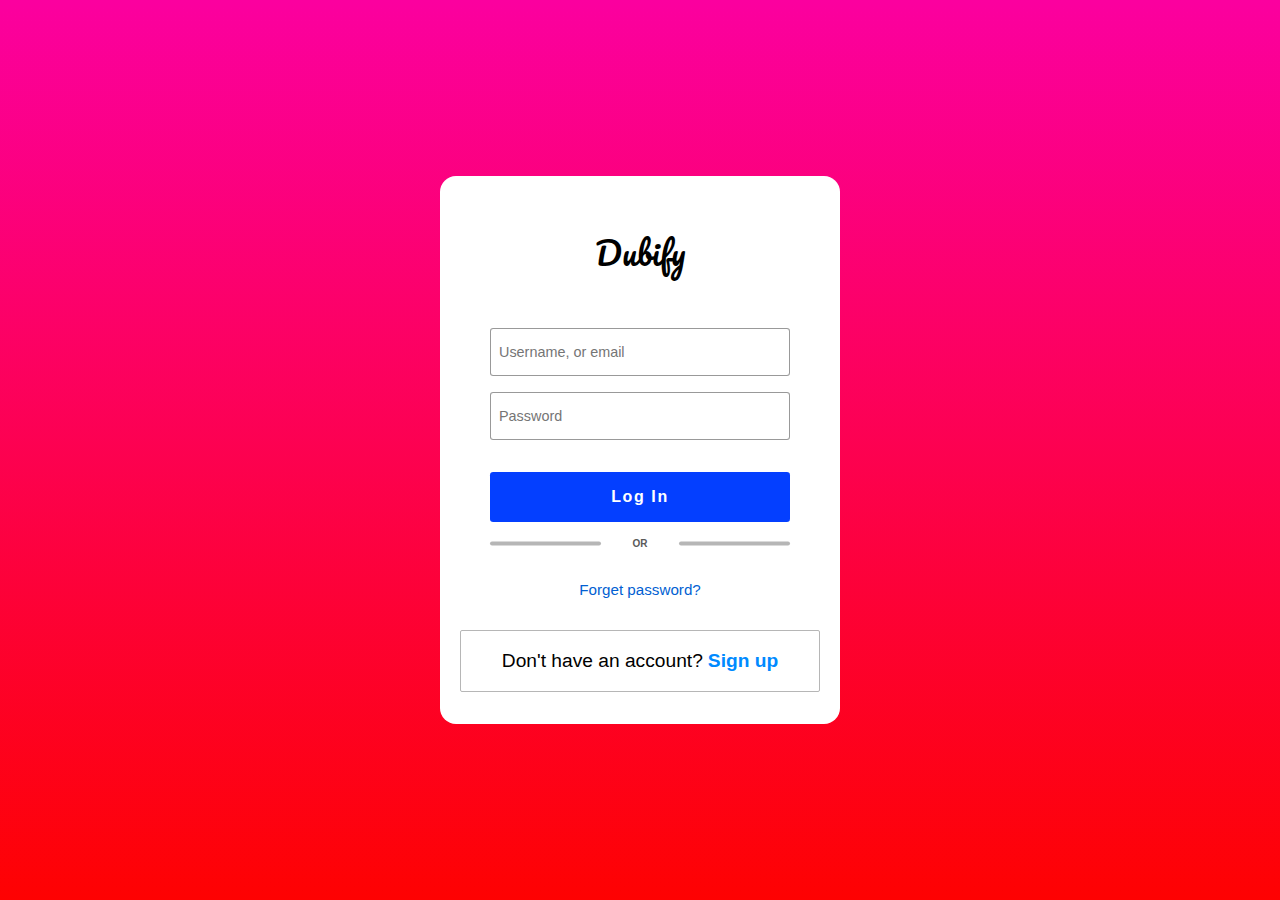
<file: pages/index.html>
<!DOCTYPE html>
<html>

<head>
    <title>Login</title>
    <link rel="stylesheet" type="text/css" href="./style.css">
    <link rel="stylesheet" href="https://cdnjs.cloudflare.com/ajax/libs/font-awesome/5.12.1/css/all.min.css">
    <link href="https://fonts.googleapis.com/css2?family=Pacifico&display=swap" rel="stylesheet">
</head>

<body>

    <div class="container">
        <div class="page">
            <div class="title">dubify</div>
            <form>
                <input type="text" placeholder="Username, or email">
                <input type="password" placeholder="Password">
                <button>Log in</button>
                <div class="option">OR</div>
            </form>
            <div class="forgetPassword">
                <a href="#">Forget password?</a>
            </div>
            <div class="signup">
                <p>Don't have an account?<a href="#">Sign up</a></p>
            </div>
        </div>
    </div>

</body>

</html>
</file>
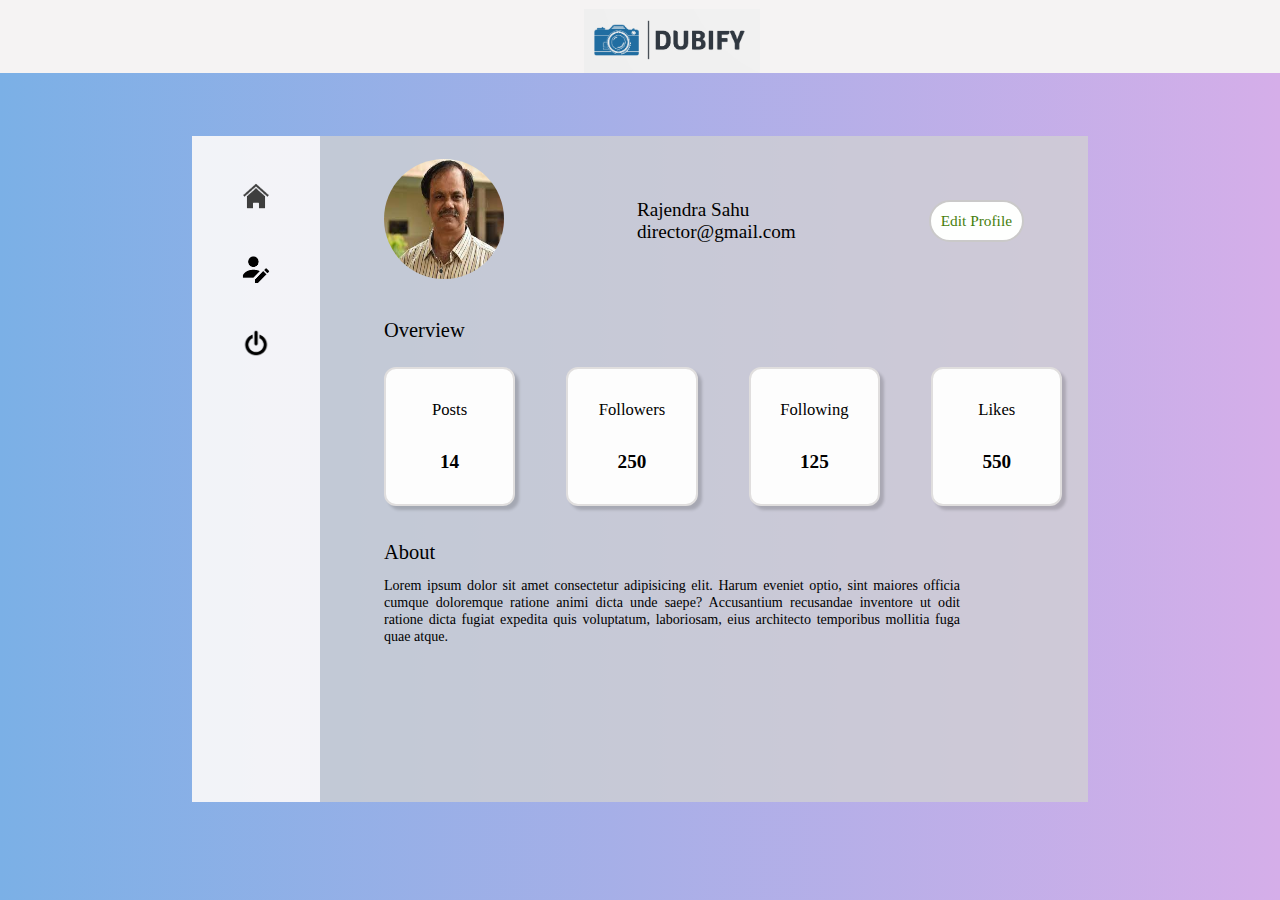
<file: profile/index.html>
<!DOCTYPE html>
<html lang="en">

<head>
    <meta charset="UTF-8">
    <meta http-equiv="X-UA-Compatible" content="IE=edge">
    <meta name="viewport" content="width=device-width, initial-scale=1.0">
    <link rel="stylesheet" href="style.css">
    <title>Dubify | Profile</title>
</head>

<body>
    <nav>
        <img src="./assets/logo.PNG" alt="">
    </nav>
    <main>
        <div class="left-container">
            <div class="home"><img src="./assets/home.png" alt="Home"></div>
            <div class="edit"><img src="./assets/edit.png" alt="Edit"></div>
            <div class="logout"><img src="./assets/logout.png" alt="Logout"></div>

        </div>
        <div class="right-container">
            <div class="profile-container">
                <div class="profile-pic"><img src="./assets/profile-pic.jpg" alt=""></div>
                <div class="description">
                    <div class="name">Rajendra Sahu</div>
                    <div class="email">director@gmail.com</div>
                </div>
                <div class="edit-button">
                    Edit Profile
                </div>
            </div>

            <div class="overview-container">
                <div class="overview-head">
                    Overview
                </div>
                <div class="overview-sections">
                    <div class="section">
                        <div class="section-head">Posts</div>
                        <div class="section-value">14</div>
                    </div>
                    <div class="section">
                        <div class="section-head">Followers</div>
                        <div class="section-value">250</div>
                    </div>
                    <div class="section">
                        <div class="section-head">Following</div>
                        <div class="section-value">125</div>
                    </div>
                    <div class="section">
                        <div class="section-head">Likes</div>
                        <div class="section-value">550</div>
                    </div>
                </div>
            </div>

            <div class="about-container">
                <div class="about-head">About</div>
                <div class="about-body">
                    Lorem ipsum dolor sit amet consectetur adipisicing elit. Harum eveniet optio, sint maiores officia
                    cumque doloremque ratione animi dicta unde saepe? Accusantium recusandae inventore ut odit ratione
                    dicta
                    fugiat expedita quis voluptatum, laboriosam, eius architecto temporibus mollitia fuga quae atque.
                </div>
            </div>

        </div>
    </main>
</body>

</html>
</file>
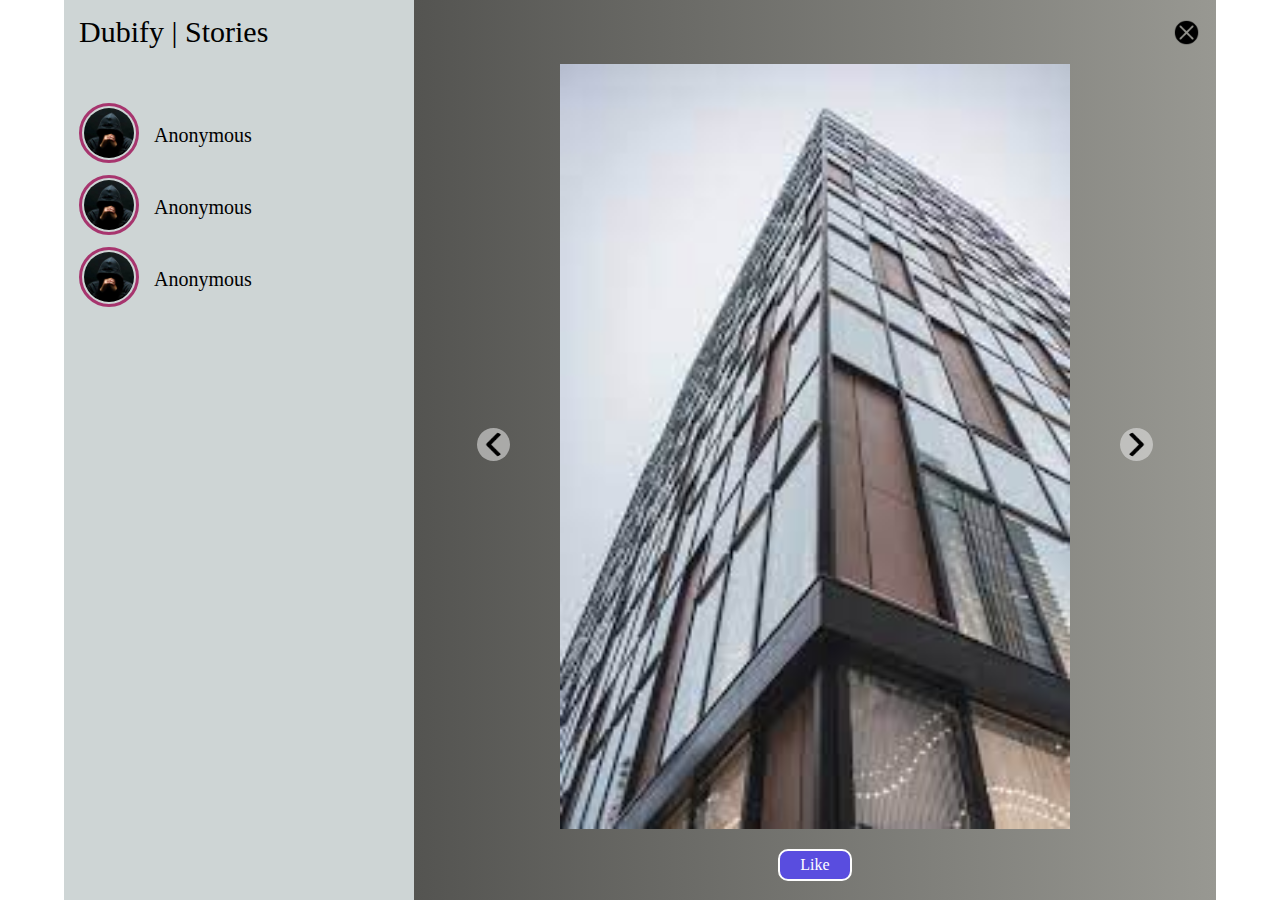
<file: story/index.html>
<!DOCTYPE html>
<html lang="en">

<head>
    <meta charset="UTF-8">
    <meta http-equiv="X-UA-Compatible" content="IE=edge">
    <meta name="viewport" content="width=device-width, initial-scale=1.0">
    <link rel="stylesheet" href="style.css">
    <title>Stories</title>
</head>

<body>
    <main>
        <div class="left-container">
            <div class="logo">Dubify | Stories</div>
            <div class="stories-list">
                <div class="story-item">
                    <div class="user-profile"><img src="./profile.jpg" alt=""></div>
                    <div class="user-name">Anonymous</div>
                </div>
                <div class="story-item">
                    <div class="user-profile"><img src="./profile.jpg" alt=""></div>
                    <div class="user-name">Anonymous</div>
                </div>
                <div class="story-item">
                    <div class="user-profile"><img src="./profile.jpg" alt=""></div>
                    <div class="user-name">Anonymous</div>
                </div>
            </div>


        </div>

        <div class="right-container">
            <div class="close-button"><img src="./cross.png" alt="" class="close"></div>
            <div class="story-container">
                <div class="toggle"><img src="./left-arrow.png" alt="" class="next"></div>
                <img src="./download.jpg" alt="">
                <div class="toggle"><img src="./right-arrow.png" alt="" class="prev"></div>
            </div>
            <div class="like-button">Like</div>
        </div>

    </main>
    <script src="./index.js"></script>
</body>

</html>
</file>
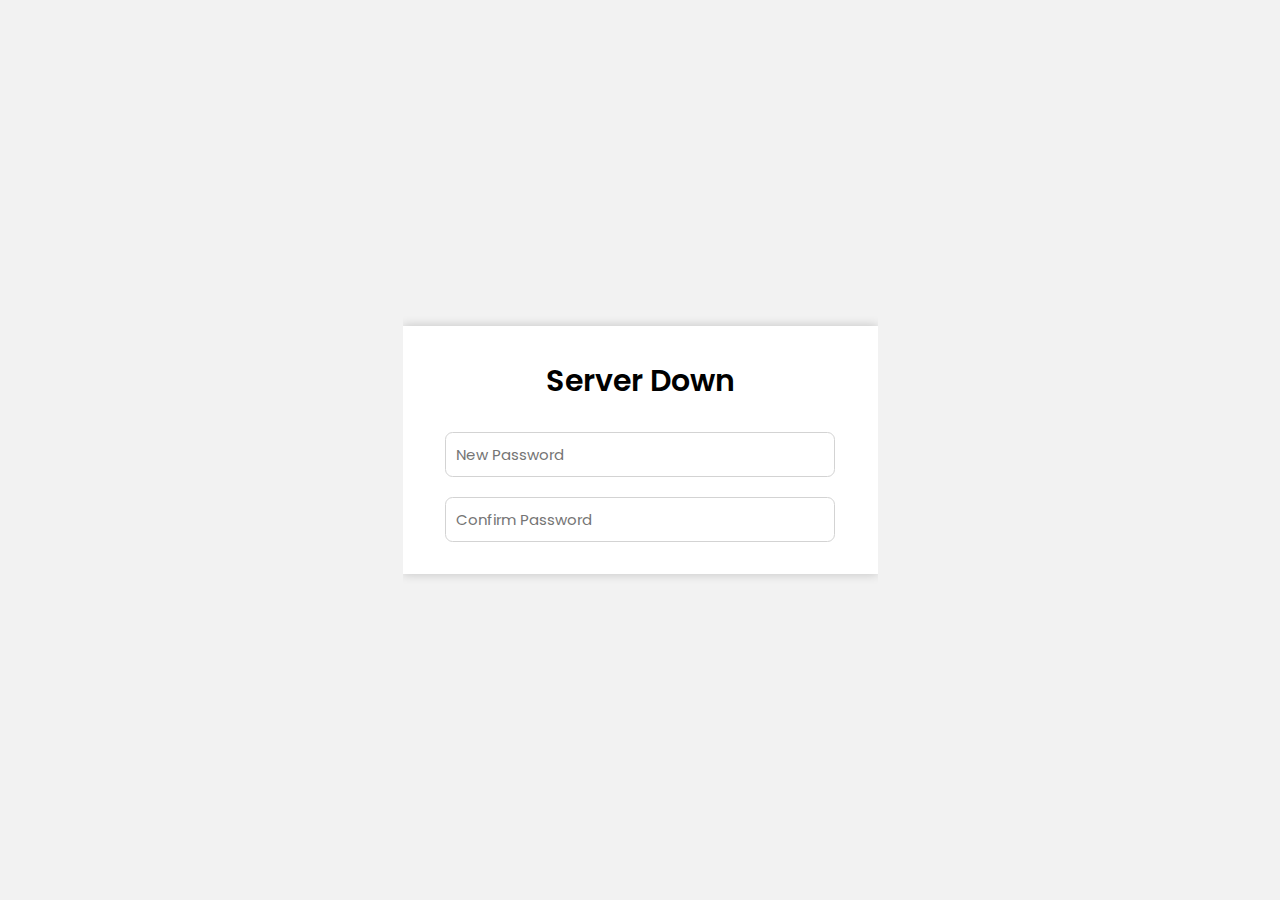
<file: pages/changePassword/index.html>
<!DOCTYPE html>
<html lang="en">

<head>
    <meta charset="UTF-8">
    <meta http-equiv="X-UA-Compatible" content="IE=edge">
    <meta name="viewport" content="width=device-width, initial-scale=1.0">
    <link rel="stylesheet" href="https://cdnjs.cloudflare.com/ajax/libs/font-awesome/5.15.3/css/all.min.css" integrity="sha512-iBBXm8fW90+nuLcSKlbmrPcLa0OT92xO1BIsZ+ywDWZCvqsWgccV3gFoRBv0z+8dLJgyAHIhR35VZc2oM/gI1w==" crossorigin="anonymous" referrerpolicy="no-referrer"
    />
    <link rel="stylesheet" href="style.css">
    <title>Update Password</title>
</head>

<body>

    <div class="container">
        <div class="heading">Reset Password</div>
        <div class="form">
            <div class="field">
                <div class="newPassword-field">
                    <input class="newPassword" type="password" placeholder="New Password" onkeyup="check()">
                    <div class="icon">
                        <span class="newPassword-icon1 fas fa-exclamation"></span>
                        <span class="newPassword-icon2 fas fa-check"></span>
                    </div>
                </div>
                <div class="newPassword-error">Atleast 8 Characters Including Uppercase, Lowercase, Numbers And Symbols</div>
                <div class="confirmPassword-field">
                    <input class="confirmPassword" type="password" placeholder="Confirm Password" onkeyup="check3()">
                    <div class="icon">
                        <span class="confirmPassword-icon1 fas fa-exclamation"></span>
                        <span class="confirmPassword-icon2 fas fa-check"></span>
                    </div>
                </div>
                <div class="confirmPassword-error">Confirm Password And New Password Should Match</div>
            </div>
            <div class="btn">Reset</div>
        </div>
    </div>
    <script src="./script.js"></script>
</body>

</html>
</file>
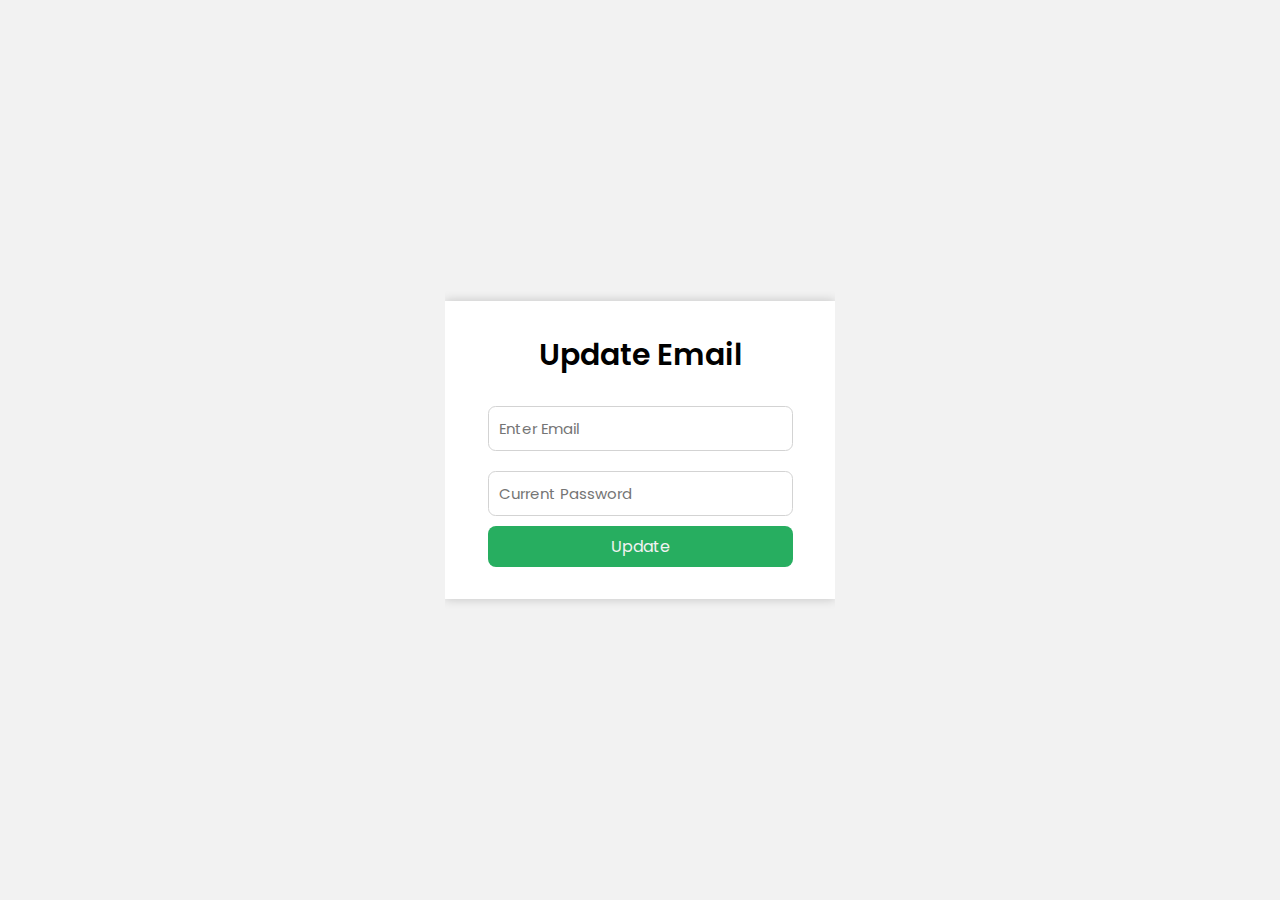
<file: pages/EditEmail/index.html>
<!DOCTYPE html>
<html lang="en">

<head>
    <meta charset="UTF-8">
    <meta http-equiv="X-UA-Compatible" content="IE=edge">
    <meta name="viewport" content="width=device-width, initial-scale=1.0">
    <link rel="stylesheet" href="https://cdnjs.cloudflare.com/ajax/libs/font-awesome/5.15.3/css/all.min.css" integrity="sha512-iBBXm8fW90+nuLcSKlbmrPcLa0OT92xO1BIsZ+ywDWZCvqsWgccV3gFoRBv0z+8dLJgyAHIhR35VZc2oM/gI1w==" crossorigin="anonymous" referrerpolicy="no-referrer"
    />
    <link rel="stylesheet" href="style.css">
    <title>Edit Email</title>
</head>

<body>

    <div class="container">
        <div class="heading">Update Email</div>
        <div class="form">
            <div class="field">
                <div class="email-field">
                    <input class="email" type="text" placeholder="Enter Email" onkeyup="check()">
                    <div class="icon">
                        <span class="email-icon1 fas fa-exclamation"></span>
                        <span class="email-icon2 fas fa-check"></span>
                    </div>
                </div>
                <div class="email-error">Please Enter Valid Email</div>
                <div class="email-exists password-error">Email Already Registered</div>
                <div class="password-field">
                    <input type="password" placeholder="Current Password" class="password" onkeyup="check2()">
                    <div class="icon">
                        <span class="password-icon1 fas fa-exclamation"></span>
                        <span class="password-icon2 fas fa-check"></span>
                    </div>
                </div>
                <div class="password-error">Password Incorrect</div>
                <div class="error-text password-error">Enter Password</div>
            </div>
            <div class="btn">Update</div>
        </div>
    </div>
    <script src="./script.js"></script>
</body>

</html>
</file>
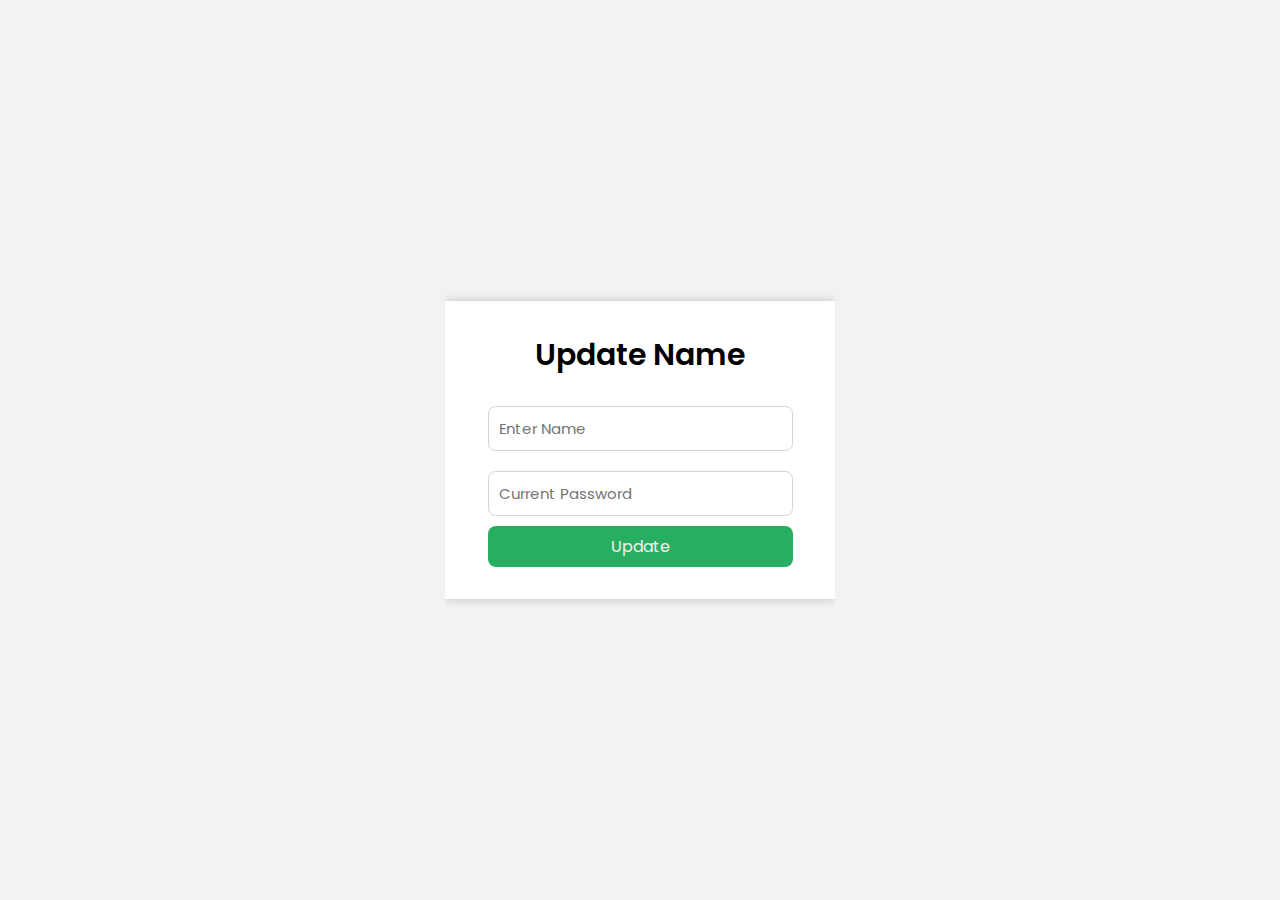
<file: pages/EditName/index.html>
<!DOCTYPE html>
<html lang="en">

<head>
    <meta charset="UTF-8">
    <meta http-equiv="X-UA-Compatible" content="IE=edge">
    <meta name="viewport" content="width=device-width, initial-scale=1.0">
    <link rel="stylesheet" href="https://cdnjs.cloudflare.com/ajax/libs/font-awesome/5.15.3/css/all.min.css" integrity="sha512-iBBXm8fW90+nuLcSKlbmrPcLa0OT92xO1BIsZ+ywDWZCvqsWgccV3gFoRBv0z+8dLJgyAHIhR35VZc2oM/gI1w==" crossorigin="anonymous" referrerpolicy="no-referrer"
    />
    <link rel="stylesheet" href="style.css">
    <title>Update Name</title>
</head>

<body>

    <div class="container">
        <div class="heading">Update Name</div>
        <div class="form">
            <div class="field">
                <div class="name-field">
                    <input class="name" type="text" placeholder="Enter Name" onkeyup="check()">
                    <div class="icon">
                        <span class="name-icon1 fas fa-exclamation"></span>
                        <span class="name-icon2 fas fa-check"></span>
                    </div>
                </div>
                <div class="name-error">Name Should At Max 20 Characters</div>
                <div class="password-field">
                    <input type="password" placeholder="Current Password" class="password" onkeyup="check2()">
                    <div class="icon">
                        <span class="password-icon1 fas fa-exclamation"></span>
                        <span class="password-icon2 fas fa-check"></span>
                    </div>
                </div>
                <div class="password-error">Password Incorrect</div>
                <div class="error-text password-error">Enter Password</div>
            </div>
            <div class="btn">Update</div>
        </div>
    </div>
    <script src="./script.js"></script>
</body>

</html>
</file>
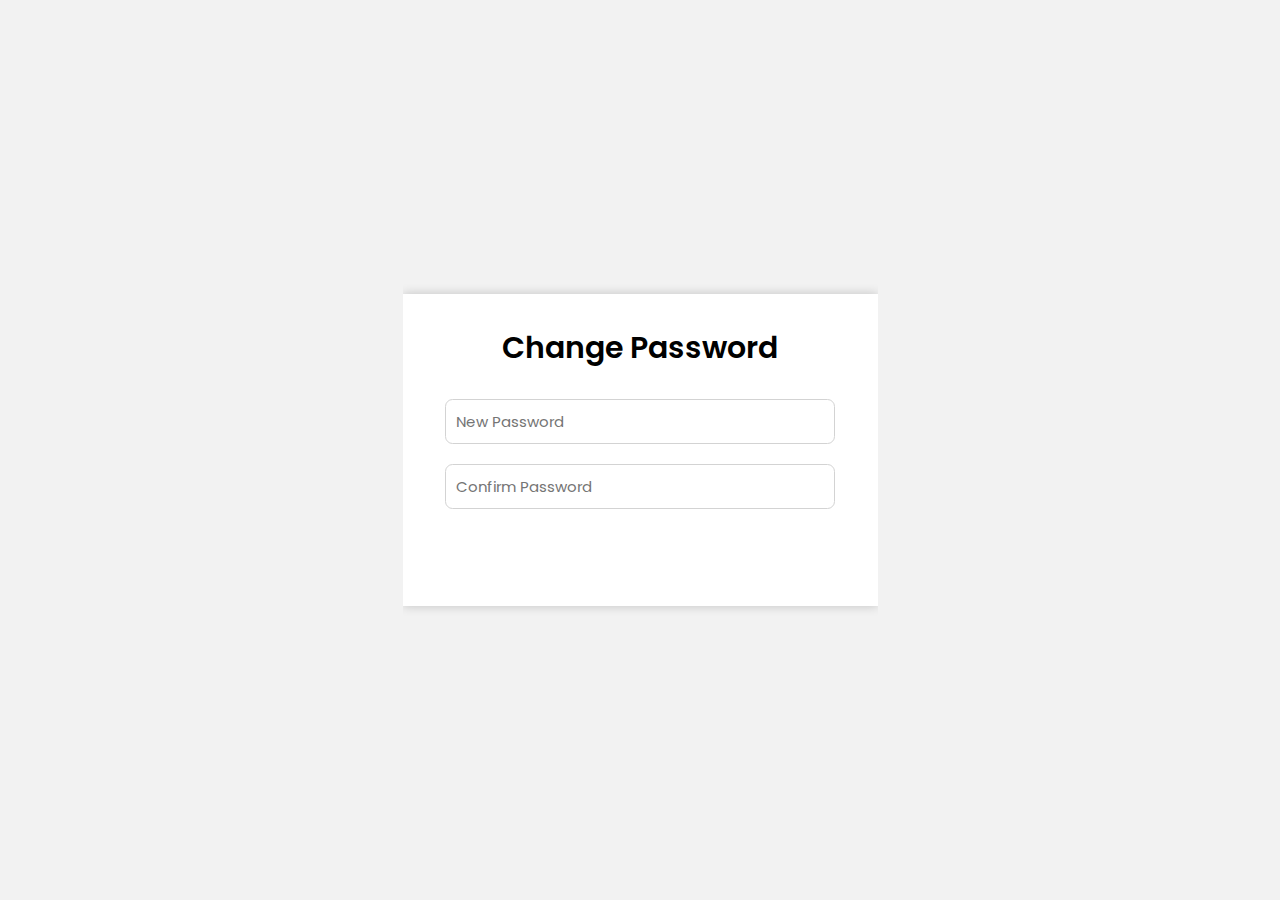
<file: pages/EditPassword/index.html>
<!DOCTYPE html>
<html lang="en">

<head>
    <meta charset="UTF-8">
    <meta http-equiv="X-UA-Compatible" content="IE=edge">
    <meta name="viewport" content="width=device-width, initial-scale=1.0">
    <link rel="stylesheet" href="https://cdnjs.cloudflare.com/ajax/libs/font-awesome/5.15.3/css/all.min.css" integrity="sha512-iBBXm8fW90+nuLcSKlbmrPcLa0OT92xO1BIsZ+ywDWZCvqsWgccV3gFoRBv0z+8dLJgyAHIhR35VZc2oM/gI1w==" crossorigin="anonymous" referrerpolicy="no-referrer"
    />
    <link rel="stylesheet" href="style.css">
    <title>Update Password</title>
</head>

<body>

    <div class="container">
        <div class="heading">Change Password</div>
        <div class="form">
            <div class="field">
                <div class="newPassword-field">
                    <input class="newPassword" type="password" placeholder="New Password" onkeyup="check()">
                    <div class="icon">
                        <span class="newPassword-icon1 fas fa-exclamation"></span>
                        <span class="newPassword-icon2 fas fa-check"></span>
                    </div>
                </div>
                <div class="newPassword-error">Atleast 8 Characters Including Uppercase, Lowercase, Numbers And Symbols</div>
                <div class="confirmPassword-field">
                    <input class="confirmPassword" type="password" placeholder="Confirm Password" onkeyup="check3()">
                    <div class="icon">
                        <span class="confirmPassword-icon1 fas fa-exclamation"></span>
                        <span class="confirmPassword-icon2 fas fa-check"></span>
                    </div>
                </div>
                <div class="confirmPassword-error">Confirm Password And New Password Should Match</div>
                <div class="password-field">
                    <input type="password" placeholder="Current Password" class="password" onkeyup="check2()">
                    <div class="icon">
                        <span class="password-icon1 fas fa-exclamation"></span>
                        <span class="password-icon2 fas fa-check"></span>
                    </div>
                </div>
                <div class="password-error">Password Incorrect</div>
                <div class="error-text password-error">Enter Password</div>
            </div>
            <div class="btn">Update</div>
        </div>
    </div>
    <script src="./script.js"></script>
</body>

</html>
</file>
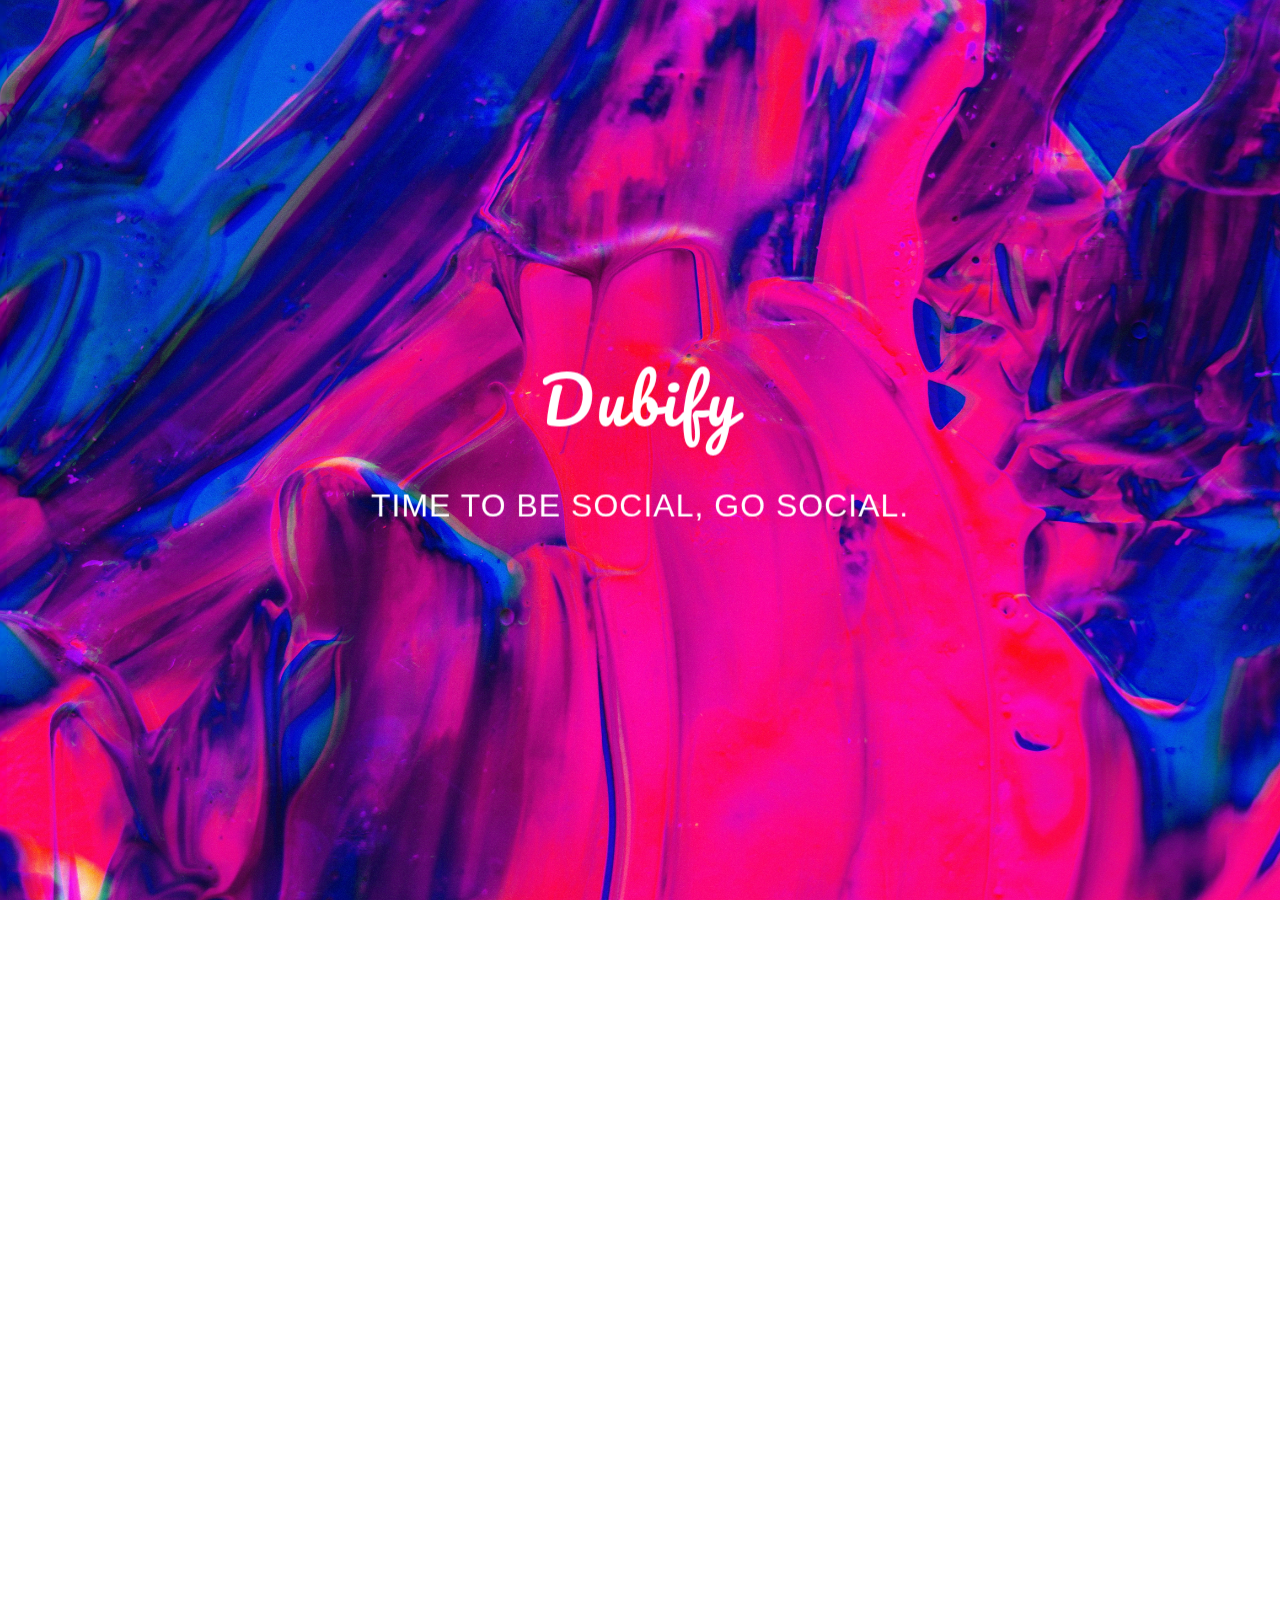
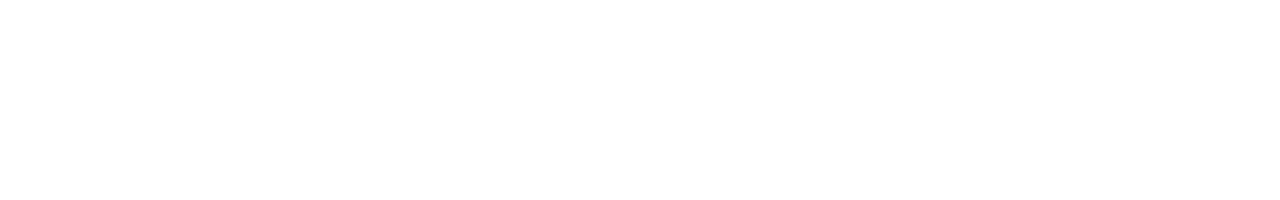
<file: pages/login/index.html>
<!DOCTYPE html>
<html lang="en">

<head>
    <meta charset="UTF-8" />
    <meta name="viewport" content="width=device-width, initial-scale=1.0" />
    <title>Landing Page</title>
    <link rel="stylesheet" href="style.css" />
    <link rel="stylesheet" href="https://cdnjs.cloudflare.com/ajax/libs/font-awesome/5.15.3/css/all.min.css" integrity="sha512-iBBXm8fW90+nuLcSKlbmrPcLa0OT92xO1BIsZ+ywDWZCvqsWgccV3gFoRBv0z+8dLJgyAHIhR35VZc2oM/gI1w==" crossorigin="anonymous" referrerpolicy="no-referrer"
    />

    <link href="https://fonts.googleapis.com/css2?family=Pacifico&display=swap" rel="stylesheet" />
</head>

<body>
    <header>
        <div class="heading">
            <h1>Dubify</h1>
            <p>Time to be Social, Go social.</p>
        </div>
    </header>

    <div class="container">
        <div class="page" id="login">
            <div class="title">dubify</div>
            <form>
                <div class="field">
                    <input type="text" placeholder="Username or email" class="email" onkeyup=check6() />
                    <div class="icon">
                        <span class="email-icon1 icon1 fas fa-exclamation"></span>
                        <span class="email-icon2 icon2 fas fa-check"></span>
                    </div>
                </div>
                <div class="error email-error">Invalid Email</div>
                <div class="field">
                    <input type="password" placeholder="Password" class="password" onkeyup=check6() />
                    <div class="icon">
                        <span class="password-icon1 icon1 fas fa-exclamation"></span>
                        <span class="password-icon2 icon2 fas fa-check"></span>
                    </div>
                </div>
                <div class="error password-error">Inavlid Password</div>
                <button class="login">Log in</button>
                <div class="option">OR</div>
            </form>
            <div class="forgetPassword">
                <a>Forget password?</a>
            </div>
            <div class="signup">
                <p>Don't have an account?<a class="toSignUp">Sign up</a></p>
            </div>
            <!-- <div id="particles-js"></div> -->
        </div>


        <div class="page" id="signup">
            <div class="title">dubify</div>
            <form>
                <div class="field">
                    <input type="text" placeholder="Username" class="username" onkeyup=check1() />
                    <div class="icon">
                        <span class="username-icon1 icon1 fas fa-exclamation"></span>
                        <span class="username-icon2 icon2 fas fa-check"></span>
                    </div>
                </div>
                <div class="error username-error">Username Should Have Atmost 10 Characters</div>

                <div class="field">
                    <input type="text" placeholder="Name" class="name" onkeyup=check2() />
                    <div class="icon">
                        <span class="name-icon1 icon1 fas fa-exclamation"></span>
                        <span class="name-icon2 icon2 fas fa-check"></span>
                    </div>
                </div>
                <div class="error name-error">Name Should Have Atmost 20 Characters</div>

                <div class="field">
                    <input type="text" placeholder="Email" class="signUpEmail" onkeyup=check3() />
                    <div class="icon">
                        <span class="signUpEmail-icon1 icon1 fas fa-exclamation"></span>
                        <span class="signUpEmail-icon2 icon2 fas fa-check"></span>
                    </div>
                </div>
                <div class="error signUpEmail-error">Invalid Email</div>

                <div class="field">
                    <input type="password" placeholder="Password" class="signUpPassword" onkeyup=check4() />
                    <div class="icon">
                        <span class="signUpPassword-icon1 icon1 fas fa-exclamation"></span>
                        <span class="signUpPassword-icon2 icon2 fas fa-check"></span>
                    </div>
                </div>
                <div class="error signUpPassword-error">Atleast 8 Characters Including Uppercase, Lowercase, Numbers And Symbols</div>


                <div class="field">
                    <input type="password" placeholder="Confirm Password" class="confirm-password" onkeyup=check5() />
                    <div class="icon">
                        <span class="confirm-password-icon1 icon1 fas fa-exclamation"></span>
                        <span class="confirm-password-icon2 icon2 fas fa-check"></span>
                    </div>
                </div>
                <div class="error confirm-password-error">Confirm Password And Password Should Match</div>
                <button class="register">Sign Up</button>
            </form>
            <div class="signup">
                <p>Already Have A Account?<a class="toLogin">Login</a></p>
            </div>
            <!-- <div id="particles-js"></div> -->
        </div>
    </div>
</body>
<!-- <script src="particles.js"></script> -->
<script src="https://smtpjs.com/v3/smtp.js"></script>
<script src="./index.js"></script>

</html>
</file>
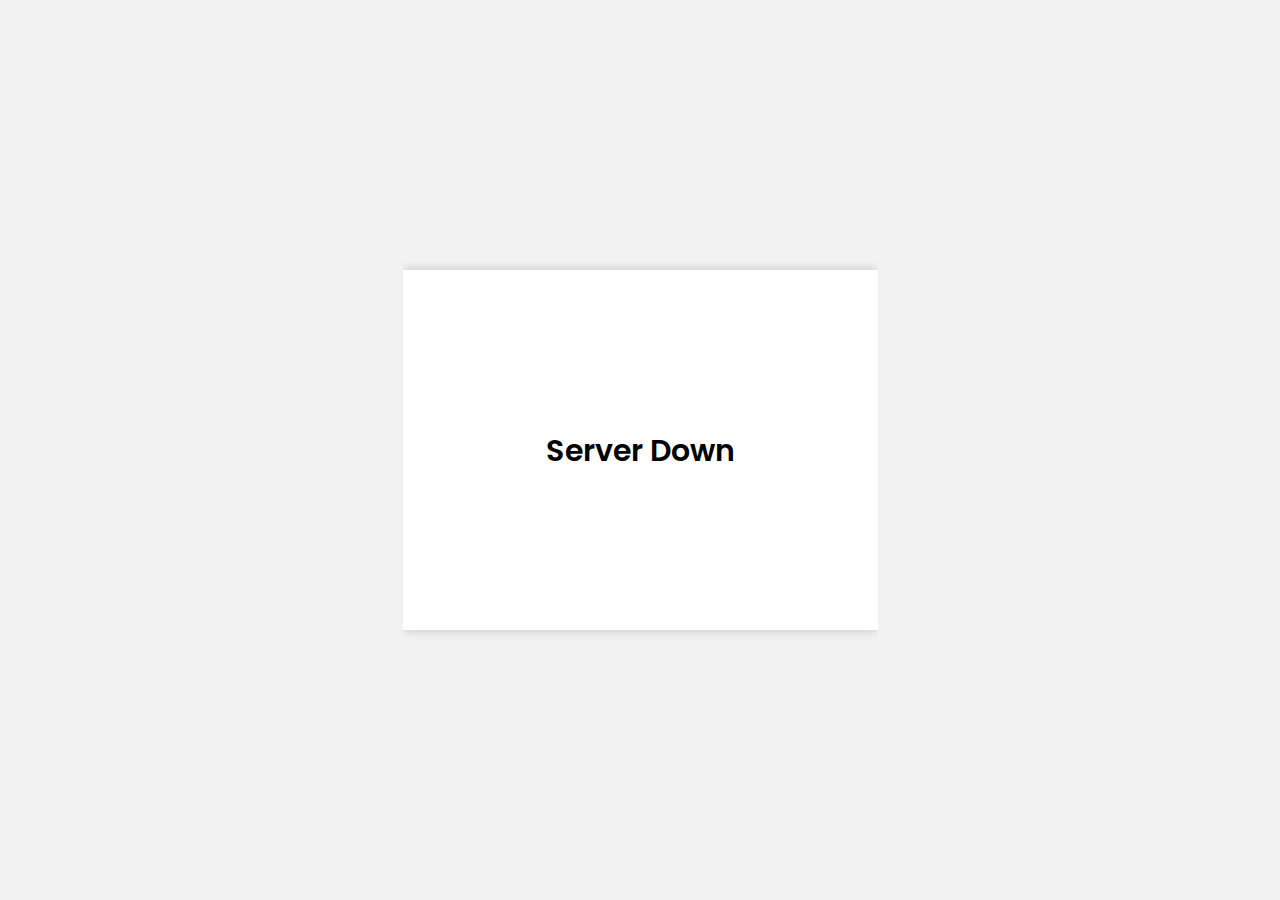
<file: pages/verifyEmail/index.html>
<!DOCTYPE html>
<html lang="en">

<head>
    <meta charset="UTF-8">
    <meta http-equiv="X-UA-Compatible" content="IE=edge">
    <meta name="viewport" content="width=device-width, initial-scale=1.0">
    <link rel="stylesheet" href="https://cdnjs.cloudflare.com/ajax/libs/font-awesome/5.15.3/css/all.min.css" integrity="sha512-iBBXm8fW90+nuLcSKlbmrPcLa0OT92xO1BIsZ+ywDWZCvqsWgccV3gFoRBv0z+8dLJgyAHIhR35VZc2oM/gI1w==" crossorigin="anonymous" referrerpolicy="no-referrer"
    />
    <link rel="stylesheet" href="style.css">
    <title>Verify Email</title>
</head>

<body>

    <div class="container">
        <div class="heading">Verifying Email ....</div>
    </div>
    <script src="./script.js"></script>
</body>

</html>
</file>
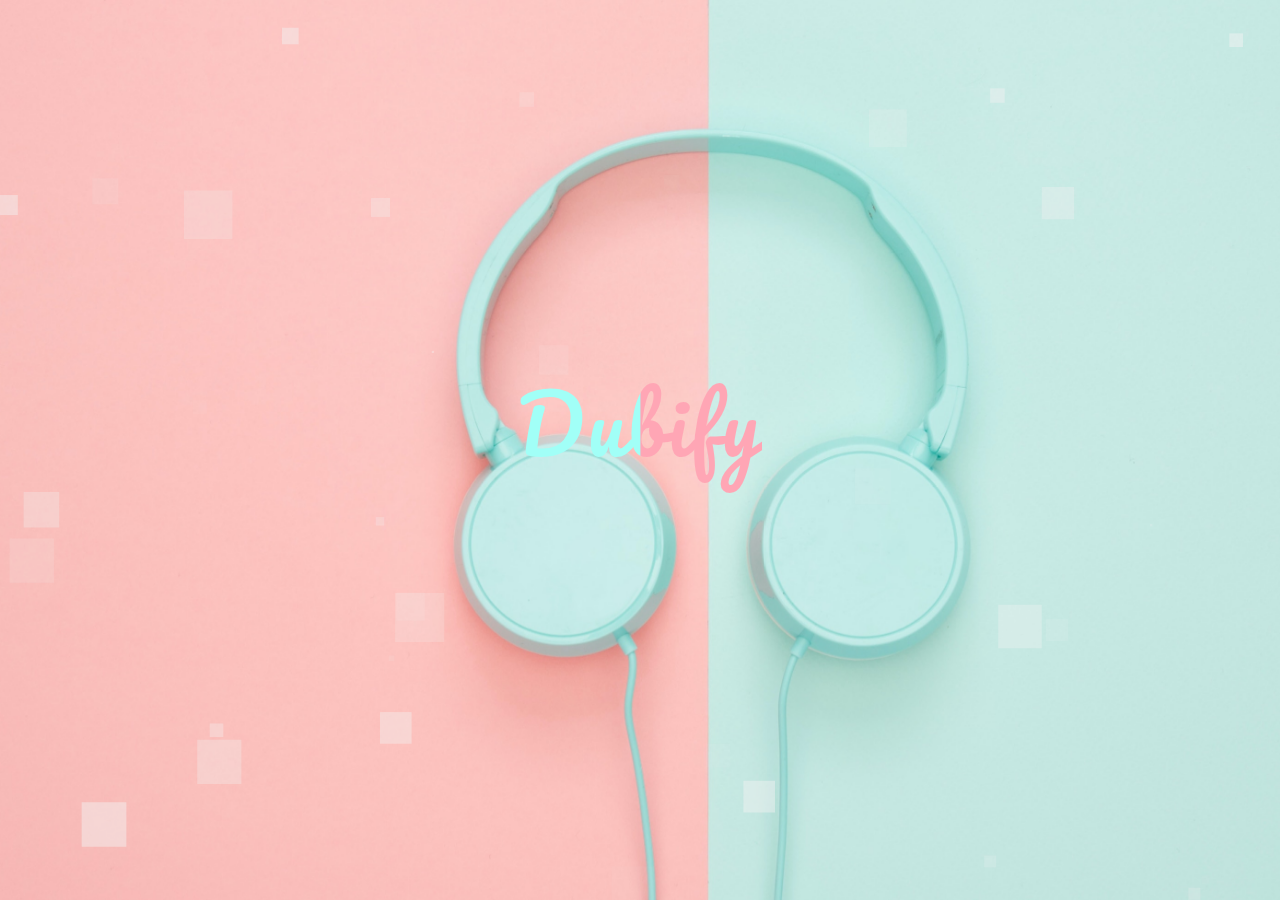
<file: loading/dashboard.html>
<!DOCTYPE html>
<html lang="en">
  <head>
    <meta charset="UTF-8" />
    <meta http-equiv="X-UA-Compatible" content="IE=edge" />
    <meta name="viewport" content="width=device-width, initial-scale=1.0" />
    <link rel="stylesheet" href="dashboard.css" />
    <link rel="preconnect" href="https://fonts.gstatic.com" />
    <link
      href="https://fonts.googleapis.com/css2?family=Pacifico&display=swap"
      rel="stylesheet"
    />
    <link rel="preconnect" href="https://fonts.gstatic.com" />
    <link
      href="https://fonts.googleapis.com/css2?family=Ubuntu&display=swap"
      rel="stylesheet"
    />
    <title>Dashboard</title>
  </head>
  <div class="master">
    <body>
      <header>
        <h1 style="font-family: 'Pacifico', cursive">Dubify</h1>
      </header>
      <div id="particles-js"></div>
    </body>
  </div>
  <script src="particles.js"></script>
  <script src="./dashboard.js"></script>
</html>
</file>
<file: pages/style.css>
* {
    margin: 0;
    padding: 0;
    box-sizing: border-box;
}

body {
    display: flex;
    min-height: 100vh;
    align-items: center;
    justify-content: center;
    font-size: 62.5%;
    background: linear-gradient(#fb009f, #fe0202);
    font-family: sans-serif;
}

.container {
    text-align: center;
}

.page {
    width: 25rem;
    background: #fff;
    border-radius: 1rem;
    padding-bottom: 2rem;
}

.title {
    padding: 3rem 0;
    text-transform: capitalize;
    font-size: 2rem;
    font-family: "Pacifico", cursive;
}

form {
    width: 75%;
    display: flex;
    flex-direction: column;
    position: relative;
    left: 50%;
    transform: translateX(-50%);
}

form input {
    margin-bottom: 1rem;
    border: 0.1em solid rgba(0, 0, 0, 0.4);
    border-radius: 0.2rem;
    outline: none;
}

form input:focus {
    border: 0.1em solid rgba(0, 0, 0, 0.7);
    background: #efefef;
}

input[type="text"],
input[type="password"] {
    padding-left: 0.5rem;
    position: relative;
    height: 3rem;
    font-size: 1rem;
}

input::placeholder {
    font-weight: normal;
    font-size: 0.9rem;
    transition: 0.3s ease;
}

input:focus::placeholder {
    position: absolute;
    font-size: 0.7rem;
    transform: translateY(-0.03rem);
}

form button {
    border: none;
    background: #043fff;
    font-size: 1rem;
    padding: 1rem 0;
    margin-top: 1rem;
    color: #fff;
    border-radius: 0.2em;
    font-weight: bold;
    text-transform: capitalize;
    letter-spacing: 0.1em;
    outline: none;
    cursor: pointer;
}

form button:active {
    background: #2c58fe;
    transform: scale(0.995);
}

form .option {
    color: #5a5a5a;
    margin: 1rem 0;
    font-weight: bold;
    position: relative;
}

form .option:before {
    position: absolute;
    content: "";
    width: 37%;
    height: 0.2rem;
    background: #b6b6b6;
    left: 0;
    top: 50%;
    transform: translateY(-50%);
    border-radius: 50px;
}

form .option:after {
    position: absolute;
    content: "";
    width: 37%;
    height: 0.2rem;
    background: #b6b6b6;
    right: 0;
    top: 50%;
    transform: translateY(-50%);
    border-radius: 50px;
}

.forgetPassword {
    margin: 1rem;
}

.forgetPassword a {
    text-decoration: none;
    color: #025fd2;
    font-size: 0.95rem;
    font-weight: 500;
}

.page .signup {
    position: relative;
    font-size: 1.2rem;
    border: 0.1em solid #b6b6b6;
    border-radius: 2px;
    width: 90%;
    left: 50%;
    transform: translateX(-50%);
    margin-top: 2rem;
    padding: 1em 0.3em;
}

.signup a {
    text-decoration: none;
    margin-left: 5px;
    color: #008aff;
    font-weight: bold;
}
</file>
<file: profile/style.css>
body{
    margin:0;
    padding:0;
    font-family: cursive;
    background: linear-gradient(to right, rgb(123, 176, 230) , rgb(213, 174, 233));
}
nav{
    background-color: rgb(245, 243, 243);
    display:flex;
    justify-content: center;
}
nav img{
    
    height:5vw;
    margin-left:5vw;
    margin-top:1vh;
}
main{
    
    display:flex;
    flex-direction: row;
    align-items: flex-start;
    justify-content: center;
}
.left-container{
    margin-top:7vh;
    width:10vw;
    height:74vh;
    /* overflow:hidden; */
    background-color: rgba(251, 249, 249, 0.925);
    display: flex;
    flex-direction: column;
    justify-content: flex-start;
    align-items: center;
}
.home img{
    margin-top:5vh;
    height:30px;
    margin-bottom:40px;
}
.edit img{
    height:30px;
    margin-bottom:40px;
}
.logout img{
    height:28px;
}

.right-container{
    background-color: rgba(209, 209, 209, 0.762);
    width:60vw;
    height:74vh;
    margin-top:7vh;
    display:flex;
    flex-direction: column;
    overflow:auto;
}
.profile-container{
    margin-top:2.5vh;
    width:50vw;
    margin-left:5vw;
    display:flex;
    justify-content: space-between;
    align-items: center;
}
.profile-pic img{
    height:120px;
    width:120px;
    border-radius:50%;
}
.description{
    font-size:1.5vw;
}
.edit-button{
    background-color: rgb(254, 255, 254);
    border:2px solid rgb(202, 201, 201);
    padding:10px;
    border-radius:30px;
    font-size:1.2vw;
    color:rgb(70, 126, 13);
}
.overview-container{
    margin-top:4vh;
    margin-left:3vw;
}
.overview-head{
    font-size: 1.6vw;
    margin-left:2vw;
}
.overview-sections{
    display:flex;
    
}
.section{
    border-radius:12px;
    border:2px solid rgb(224, 222, 222);
    box-shadow: 4px 4px 3px rgba(0, 0, 0, 0.163);
    width:10vw;
    height:15vh;
    background-color: rgb(253, 253, 253);
    margin:2vw;
    display:flex;
    flex-direction: column;
    justify-content: space-evenly;
    align-items: center;
}
.section-head{
    font-size: 1.3vw;
}
.section-value{
    font-size: 1.5vw;
    font-weight: bold;
}
.about-container{
    padding-right:10vw;
    margin-top:1vh;
    margin-left:3vw;
    text-align:justify ;
}
.about-head{
    font-size: 1.6vw;
    margin-left:2vw;
}
.about-body{
    margin-top: 1.5vh;
    font-size: 1.1vw;
    margin-left:2vw;
}
</file>
<file: story/style.css>
*{
    padding:0;
    margin:0;
}
main{
    display:flex;
    background-color: bisque;
    width:90vw;
    height:100vh;
    margin-left:5vw;
    overflow:hidden;
}
.left-container{
    width:25vw;
    height:100vh;
    display:flex;
    flex-direction:column;
    align-items: flex-start;
    justify-content: flex-start;
    background-color: rgb(206, 213, 213);
    padding:15px;
}
.logo{
    font-size:30px;
    height:80px;
}
.stories-list{
    width:26vw;
    overflow:auto;
}
.story-item{
    display: flex;
    align-items: center;
    justify-content: flex-start;
    margin:8px 0px;
}
.user-profile img{
    height:50px;
    width:50px;
    border-radius:50%;
    border:3px solid rgb(167, 53, 110);
    padding:2px;
}
.user-name{
    font-size: 20px;
    margin:15px;
}
.right-container{
    width:65vw;
    height:100vh;
    background:linear-gradient(to right, rgb(84, 84, 81) , rgb(152, 152, 146));
    display:flex;
    flex-direction: column;
    align-items: center;
    justify-content: space-evenly;
}
.close-button{
    width:60vw;
    display: flex;
    align-items: flex-end;
    justify-content: flex-end;
}
.close-button:hover{
    cursor: pointer;
}
.close-button img:hover{
    height:26px;
}
.close-button img{
    height:25px;
  
}
.story-container{
    height:85vh;
    display:flex;
    justify-content: center;
    align-items: center;
}
.story-container img{
    height:85vh;
}
.like-button{
    background-color: rgb(89, 77, 223);
    color:white;
    border:2px solid rgb(253, 253, 253);
    border-radius: 10px;
    padding:5px 20px;
}
.like-button:hover{
    background-color: blue;
    cursor: pointer;
}
.toggle img{
    height:25px;
    background-color: rgba(226, 226, 226, 0.585);
    padding:4px;
    border-radius: 50%;
    margin:0px 50px;
}
.toggle img:hover{
    cursor: pointer;
    background-color: rgba(255, 255, 255, 0.775);
}
</file>
<file: pages/changePassword/style.css>
@import url('https://fonts.googleapis.com/css2?family=Poppins:wght@300;400;600&display=swap');
* {
    margin: 0;
    padding: 0;
    box-sizing: border-box;
    font-family: 'Poppins', sans-serif;
}

html,
body {
    overflow: hidden;
    font-size: 10px;
    height: 100%;
    display: grid;
    place-items: center;
    background-color: #f2f2f2;
}

.container {
    text-align: center;
    background-color: #fff;
    font-size: 1.6rem;
    padding: 1.4em;
    box-shadow: 0 0 1rem rgba(0, 0, 0, 0.2);
    width: 47.5rem;
}

.container .heading {
    font-size: 3rem;
    font-weight: 600;
    padding: 0.5em;
    margin: 0 3rem;
    ;
    line-height: 3.3rem;
}

.container .form {
    margin: 1rem 2rem;
}

.container .form .newPassword-field,
.container .form .confirmPassword-field,
.container .form .password-field {
    width: 100%;
    height: 4.5rem;
    margin-top: 2rem;
    display: flex;
    position: relative;
}

.container .form .newPassword-field input,
.container .form .confirmPassword-field input,
.container .form .password-field input {
    width: 100%;
    height: 100%;
    border: 1px solid lightgray;
    border-radius: 0.5em;
    padding-left: 1rem;
    font-size: 1.5rem;
    outline: none;
}

.newPassword-field .icon,
.confirmPassword-field .icon,
.password-field .icon {
    position: absolute;
    top: 50%;
    right: 1.5rem;
    transform: translateY(-50%);
}

.newPassword-field .icon span,
.confirmPassword-field .icon span,
.password-field .icon span {
    height: 2.5rem;
    width: 2.5rem;
    border: 0.2rem solid;
    border-radius: 50%;
    line-height: 2.2rem;
    display: none;
}

.newPassword-field .icon .newPassword-icon1,
.confirmPassword-field .icon .confirmPassword-icon1,
.password-field .icon .password-icon1 {
    color: #e74c3c;
    border-color: #e74c3c;
}

.newPassword-field .icon .newPassword-icon2,
.confirmPassword-field .icon .confirmPassword-icon2,
.password-field .icon .password-icon2 {
    color: #27ae60;
    border-color: #27ae60;
}

.form .newPassword-error,
.form .confirmPassword-error,
.form .password-error {
    margin: 1rem 0 2rem 0;
    background-color: #e74c3c;
    padding: 0.5em;
    border-radius: 0.5em;
    position: relative;
    display: none;
}

.form .newPassword-error:before,
.form .confirmPassword-error:before,
.form .password-error:before {
    display: block;
    content: " ";
    background-color: #e74c3c;
    height: 2rem;
    width: 2rem;
    position: absolute;
    top: -0.8rem;
    right: 0.69rem;
    transform: rotate(45deg);
}

.password {
    display: none;
}

.btn {
    padding: 0.5em;
    margin-top: 1rem;
    background-color: #27ae60;
    width: 100%;
    border: none;
    outline: none;
    cursor: pointer;
    color: #F2F2F2;
    font-size: 1.6rem;
    border-radius: 0.5em;
    display: none;
    /* display: 'none'; */
}
</file>
<file: pages/EditEmail/style.css>
@import url('https://fonts.googleapis.com/css2?family=Poppins:wght@300;400;600&display=swap');
* {
    margin: 0;
    padding: 0;
    box-sizing: border-box;
    font-family: 'Poppins', sans-serif;
}

html,
body {
    overflow: hidden;
    font-size: 10px;
    height: 100%;
    display: grid;
    place-items: center;
    background-color: #f2f2f2;
}

.container {
    text-align: center;
    background-color: #fff;
    font-size: 1.6rem;
    padding: 1.4em;
    box-shadow: 0 0 1rem rgba(0, 0, 0, 0.2);
}

.container .heading {
    font-size: 3rem;
    font-weight: 600;
    padding: 0.5em;
    margin: 0 3rem;
    ;
    line-height: 3.3rem;
}

.container .form {
    margin: 1rem 2rem;
}

.container .form .email-field,
.container .form .password-field {
    width: 100%;
    height: 4.5rem;
    margin-top: 2rem;
    display: flex;
    position: relative;
}

.container .form .email-field input,
.container .form .password-field input {
    width: 100%;
    height: 100%;
    border: 1px solid lightgray;
    border-radius: 0.5em;
    padding-left: 1rem;
    font-size: 1.5rem;
    outline: none;
}

.email-field .icon,
.password-field .icon {
    position: absolute;
    top: 50%;
    right: 1.5rem;
    transform: translateY(-50%);
}

.email-field .icon span,
.password-field .icon span {
    height: 2.5rem;
    width: 2.5rem;
    border: 0.2rem solid;
    border-radius: 50%;
    line-height: 2.2rem;
    display: none;
}

.email-field .icon .email-icon1,
.password-field .icon .password-icon1 {
    color: #e74c3c;
    border-color: #e74c3c;
}

.email-field .icon .email-icon2,
.password-field .icon .password-icon2 {
    color: #27ae60;
    border-color: #27ae60;
}

.form .email-error,
.form .password-error {
    margin: 1rem 0 2rem 0;
    background-color: #e74c3c;
    padding: 0.5em;
    border-radius: 0.5em;
    position: relative;
    display: none;
}

.form .email-error:before,
.form .password-error:before {
    display: block;
    content: " ";
    background-color: #e74c3c;
    height: 2rem;
    width: 2rem;
    position: absolute;
    top: -0.8rem;
    right: 0.69rem;
    transform: rotate(45deg);
}

.btn {
    padding: 0.5em;
    margin-top: 1rem;
    background-color: #27ae60;
    width: 100%;
    border: none;
    outline: none;
    cursor: pointer;
    color: #F2F2F2;
    font-size: 1.6rem;
    border-radius: 0.5em;
    /* display: 'none'; */
}
</file>
<file: pages/EditName/style.css>
@import url('https://fonts.googleapis.com/css2?family=Poppins:wght@300;400;600&display=swap');
* {
    margin: 0;
    padding: 0;
    box-sizing: border-box;
    font-family: 'Poppins', sans-serif;
}

html,
body {
    overflow: hidden;
    font-size: 10px;
    height: 100%;
    display: grid;
    place-items: center;
    background-color: #f2f2f2;
}

.container {
    text-align: center;
    background-color: #fff;
    font-size: 1.6rem;
    padding: 1.4em;
    box-shadow: 0 0 1rem rgba(0, 0, 0, 0.2);
}

.container .heading {
    font-size: 3rem;
    font-weight: 600;
    padding: 0.5em;
    margin: 0 3rem;
    ;
    line-height: 3.3rem;
}

.container .form {
    margin: 1rem 2rem;
}

.container .form .name-field,
.container .form .password-field {
    width: 100%;
    height: 4.5rem;
    margin-top: 2rem;
    display: flex;
    position: relative;
}

.container .form .name-field input,
.container .form .password-field input {
    width: 100%;
    height: 100%;
    border: 1px solid lightgray;
    border-radius: 0.5em;
    padding-left: 1rem;
    font-size: 1.5rem;
    outline: none;
}

.name-field .icon,
.password-field .icon {
    position: absolute;
    top: 50%;
    right: 1.5rem;
    transform: translateY(-50%);
}

.name-field .icon span,
.password-field .icon span {
    height: 2.5rem;
    width: 2.5rem;
    border: 0.2rem solid;
    border-radius: 50%;
    line-height: 2.2rem;
    display: none;
}

.name-field .icon .name-icon1,
.password-field .icon .password-icon1 {
    color: #e74c3c;
    border-color: #e74c3c;
}

.name-field .icon .name-icon2,
.password-field .icon .password-icon2 {
    color: #27ae60;
    border-color: #27ae60;
}

.form .name-error,
.form .password-error {
    margin: 1rem 0 2rem 0;
    background-color: #e74c3c;
    padding: 0.5em;
    border-radius: 0.5em;
    position: relative;
    display: none;
}

.form .name-error:before,
.form .password-error:before {
    display: block;
    content: " ";
    background-color: #e74c3c;
    height: 2rem;
    width: 2rem;
    position: absolute;
    top: -0.8rem;
    right: 0.69rem;
    transform: rotate(45deg);
}

.btn {
    padding: 0.5em;
    margin-top: 1rem;
    background-color: #27ae60;
    width: 100%;
    border: none;
    outline: none;
    cursor: pointer;
    color: #F2F2F2;
    font-size: 1.6rem;
    border-radius: 0.5em;
    /* display: 'none'; */
}
</file>
<file: pages/EditPassword/style.css>
@import url('https://fonts.googleapis.com/css2?family=Poppins:wght@300;400;600&display=swap');
* {
    margin: 0;
    padding: 0;
    box-sizing: border-box;
    font-family: 'Poppins', sans-serif;
}

html,
body {
    overflow: hidden;
    font-size: 10px;
    height: 100%;
    display: grid;
    place-items: center;
    background-color: #f2f2f2;
}

.container {
    text-align: center;
    background-color: #fff;
    font-size: 1.6rem;
    padding: 1.4em;
    box-shadow: 0 0 1rem rgba(0, 0, 0, 0.2);
    width: 47.5rem;
}

.container .heading {
    font-size: 3rem;
    font-weight: 600;
    padding: 0.5em;
    margin: 0 3rem;
    ;
    line-height: 3.3rem;
}

.container .form {
    margin: 1rem 2rem;
}

.container .form .newPassword-field,
.container .form .confirmPassword-field,
.container .form .password-field {
    width: 100%;
    height: 4.5rem;
    margin-top: 2rem;
    display: flex;
    position: relative;
}

.container .form .newPassword-field input,
.container .form .confirmPassword-field input,
.container .form .password-field input {
    width: 100%;
    height: 100%;
    border: 1px solid lightgray;
    border-radius: 0.5em;
    padding-left: 1rem;
    font-size: 1.5rem;
    outline: none;
}

.newPassword-field .icon,
.confirmPassword-field .icon,
.password-field .icon {
    position: absolute;
    top: 50%;
    right: 1.5rem;
    transform: translateY(-50%);
}

.newPassword-field .icon span,
.confirmPassword-field .icon span,
.password-field .icon span {
    height: 2.5rem;
    width: 2.5rem;
    border: 0.2rem solid;
    border-radius: 50%;
    line-height: 2.2rem;
    display: none;
}

.newPassword-field .icon .newPassword-icon1,
.confirmPassword-field .icon .confirmPassword-icon1,
.password-field .icon .password-icon1 {
    color: #e74c3c;
    border-color: #e74c3c;
}

.newPassword-field .icon .newPassword-icon2,
.confirmPassword-field .icon .confirmPassword-icon2,
.password-field .icon .password-icon2 {
    color: #27ae60;
    border-color: #27ae60;
}

.form .newPassword-error,
.form .confirmPassword-error,
.form .password-error {
    margin: 1rem 0 2rem 0;
    background-color: #e74c3c;
    padding: 0.5em;
    border-radius: 0.5em;
    position: relative;
    display: none;
}

.form .newPassword-error:before,
.form .confirmPassword-error:before,
.form .password-error:before {
    display: block;
    content: " ";
    background-color: #e74c3c;
    height: 2rem;
    width: 2rem;
    position: absolute;
    top: -0.8rem;
    right: 0.69rem;
    transform: rotate(45deg);
}

.password {
    display: none;
}

.btn {
    padding: 0.5em;
    margin-top: 1rem;
    background-color: #27ae60;
    width: 100%;
    border: none;
    outline: none;
    cursor: pointer;
    color: #F2F2F2;
    font-size: 1.6rem;
    border-radius: 0.5em;
    display: none;
    /* display: 'none'; */
}
</file>
<file: pages/login/style.css>
html {
    margin: 0;
    padding: 0;
    width: 100%;
    height: 100%;
    overflow: hidden;
    font-family: "Monument Extended", Arial, Helvetica, sans-serif;
    box-sizing: border-box;
    scroll-behavior: smooth;
}


/* styles for particle js */


/* #particles-js {
  position: absolute;
  z-index: -1;
} */

body {
    color: white;
    margin: 0;
    padding: 0;
    perspective: 1px;
    transform-style: preserve-3d;
    height: 100%;
    width: 100%;
    overflow-y: scroll;
    overflow-x: hidden;
    font-family: sans-serif;
}

a {
    cursor: pointer;
}

body::-webkit-scrollbar {
    display: none;
}

body {
    -ms-overflow-style: none;
    /* IE and Edge */
    scrollbar-width: none;
    /* Firefox */
}

header {
    box-sizing: border-box;
    min-height: 100vh;
    position: relative;
    transform-style: inherit;
    width: 100vw;
    text-align: center;
    text-transform: uppercase;
}

header>.heading {
    font-size: 2rem;
    margin: 0;
    position: absolute;
    top: 50%;
    left: 50%;
    transform: translate(-50%, -50%);
    letter-spacing: 1px;
}

.heading>h1 {
    text-transform: none;
    font-weight: lighter;
    letter-spacing: 3px;
    font-family: "Pacifico", cursive;
    margin: 0;
}

header,
header:before {
    background: 50% 50% / cover;
}

header::before {
    content: "";
    position: absolute;
    top: 0;
    left: 0;
    right: 0;
    bottom: 0;
    display: block;
    background: url(../../assets/colors.jpg);
    background-size: cover;
    transform-origin: center center 0;
    transform: translateZ(-1px) scale(2);
    z-index: -1;
    min-height: 100vh;
}

.container {
    z-index: 2;
    position: absolute;
    top: 100vh;
    background-color: rgb(16, 57, 139);
    line-height: 30px;
    font-weight: lighter;
    color: black;
}

.container {
    width: 100%;
    min-height: 100vh;
    text-align: center;
    display: flex;
    justify-content: center;
    align-items: center;
}

.page {
    width: 25%;
    background: #fff;
    border-radius: 1rem;
    padding-bottom: 2rem;
    margin: 1rem 0;
}

.title {
    padding: 3rem 0;
    text-transform: capitalize;
    font-size: 2rem;
    font-family: "Pacifico", cursive;
}

form {
    width: 75%;
    display: flex;
    flex-direction: column;
    position: relative;
    left: 50%;
    transform: translateX(-50%);
}

.field {
    position: relative;
    margin-bottom: 0.5rem;
}

form input {
    border: 0.1em solid rgba(0, 0, 0, 0.4);
    border-radius: 0.2rem;
    outline: none;
    width: 100%;
}

form input:focus {
    border: 0.1em solid rgba(0, 0, 0, 0.7);
    background: #efefef;
}

input {
    padding-left: 0.5rem;
    position: relative;
    height: 3rem;
    font-size: 1rem;
}

input::placeholder {
    font-weight: normal;
    font-size: 0.9rem;
    transition: 0.3s ease;
}

input:focus::placeholder {
    position: absolute;
    font-size: 0.7rem;
    transform: translateY(-0.03rem);
}

form button {
    border: none;
    background: #043fff;
    font-size: 1rem;
    padding: 1rem 0;
    margin-top: 1rem;
    color: #fff;
    border-radius: 0.2em;
    font-weight: bold;
    text-transform: capitalize;
    letter-spacing: 0.1em;
    outline: none;
    cursor: pointer;
    width: 100%;
}

form button:active {
    background: #2c58fe;
    transform: scale(0.995);
}

form .option {
    color: #5a5a5a;
    margin: 1rem 0;
    font-weight: bold;
    position: relative;
}

form .option:before {
    position: absolute;
    content: "";
    width: 37%;
    height: 0.2rem;
    background: #b6b6b6;
    left: 0;
    top: 50%;
    transform: translateY(-50%);
    border-radius: 50px;
}

form .option:after {
    position: absolute;
    content: "";
    width: 37%;
    height: 0.2rem;
    background: #b6b6b6;
    right: 0;
    top: 50%;
    transform: translateY(-50%);
    border-radius: 50px;
}

.forgetPassword a {
    text-decoration: none;
    color: #025fd2;
    font-size: 0.95rem;
    font-weight: 500;
}

.page .signup {
    position: relative;
    font-size: 1.2rem;
    border: 0.1em solid #b6b6b6;
    border-radius: 2px;
    width: 90%;
    left: 50%;
    transform: translateX(-50%);
    margin-top: 2rem;
    padding: 0.5em 0.3em;
}

.signup a {
    text-decoration: none;
    margin-left: 5px;
    color: #008aff;
    font-weight: bold;
}

.icon {
    position: absolute;
    top: 50%;
    right: 0.5rem;
    transform: translateY(-50%);
}

.icon span {
    height: 1rem;
    width: 1rem;
    border: 0.15rem solid;
    border-radius: 50%;
    font-size: 0.7rem;
    line-height: 1rem;
    display: none;
}

.icon1 {
    color: #e74c3c;
    border-color: #e74c3c;
}

.icon2 {
    color: #27ae60;
    border-color: #27ae60;
}

.error {
    margin: 0.1rem 0 0.5rem 0;
    background-color: #e74c3c;
    padding: 0.1em;
    border-radius: 0.5em;
    position: relative;
    display: none;
    font-size: 0.7rem;
    font-weight: 600;
}

.error:before {
    display: block;
    content: " ";
    background-color: #e74c3c;
    height: 1rem;
    width: 1rem;
    position: absolute;
    top: -0.5rem;
    right: 0.69rem;
    transform: rotate(45deg);
    z-index: -1;
}

.register,
.login {
    display: none;
    margin: 0 auto;
}

#signup {
    display: none;
}

@media (max-width: 1300px) {
    .page {
        width: 40%;
    }
}

@media (min-width: 768px) and (max-width: 1000px) {
    .page {
        width: 50%;
    }
}

@media (min-width: 500px) and (max-width: 768px) {
    .page {
        width: 75%;
    }
}

@media (max-width: 500px) {
    .page {
        width: 90%;
    }
}
</file>
<file: pages/verifyEmail/style.css>
@import url('https://fonts.googleapis.com/css2?family=Poppins:wght@300;400;600&display=swap');
* {
    margin: 0;
    padding: 0;
    box-sizing: border-box;
    font-family: 'Poppins', sans-serif;
}

html,
body {
    overflow: hidden;
    font-size: 10px;
    height: 100%;
    display: grid;
    place-items: center;
    background-color: #f2f2f2;
}

.container {
    text-align: center;
    background-color: #fff;
    height: 40%;
    font-size: 1.6rem;
    padding: 1.4em;
    box-shadow: 0 0 1rem rgba(0, 0, 0, 0.2);
    width: 47.5rem;
    display: flex;
    align-items: center;
    justify-content: center;
}

.container .heading {
    font-size: 3rem;
    font-weight: 600;
    padding: 0.5em;
    margin: 0 3rem;
    line-height: 3.3rem;
}
</file>
<file: loading/dashboard.css>
* {
  padding: 0;
  margin: 0;
}

/* style for particles js  */
#particles-js {
  position: fixed;
  top: 0;
  right: 0;
  left: 0;
  bottom: 0;
  z-index: -1;
}

body {
  margin: 0;
  padding: 0;
  perspective: 1px;
  transform-style: preserve-3d;
  height: 100%;
  width: 100%;
  overflow: hidden;
}

header {
  box-sizing: border-box;
  min-height: 100vh;
  position: relative;
  transform-style: inherit;
  width: 100vw;
  text-align: center;
  overflow: hidden;
  /* text-transform: uppercase; */
}

header > h1 {
  display: inline-block;
  margin: 0;
  position: absolute;
  top: 47%;
  left: 50%;
  transform: translate(-50%, -50%);
  font-size: 5rem;
  letter-spacing: 0.2rem;
  font-weight: 550;
  background: linear-gradient(to right, #a1fff7 50%, #ffa6b5 50%);
  background-clip: text;
  -webkit-background-clip: text;
  -webkit-text-fill-color: transparent;
}

header,
header:before {
  background: 50% 50% / cover;
}

header::before {
  content: "";
  position: absolute;
  top: 0;
  left: 0;
  right: 0;
  bottom: 0;
  display: block;
  background: url(../../assets/on-load.jpg);
  background-size: cover;
  transform-origin: center center 0;
  transform: translateZ(-1px) scale(2);
  z-index: -1;
  min-height: 100vh;
}
</file>
